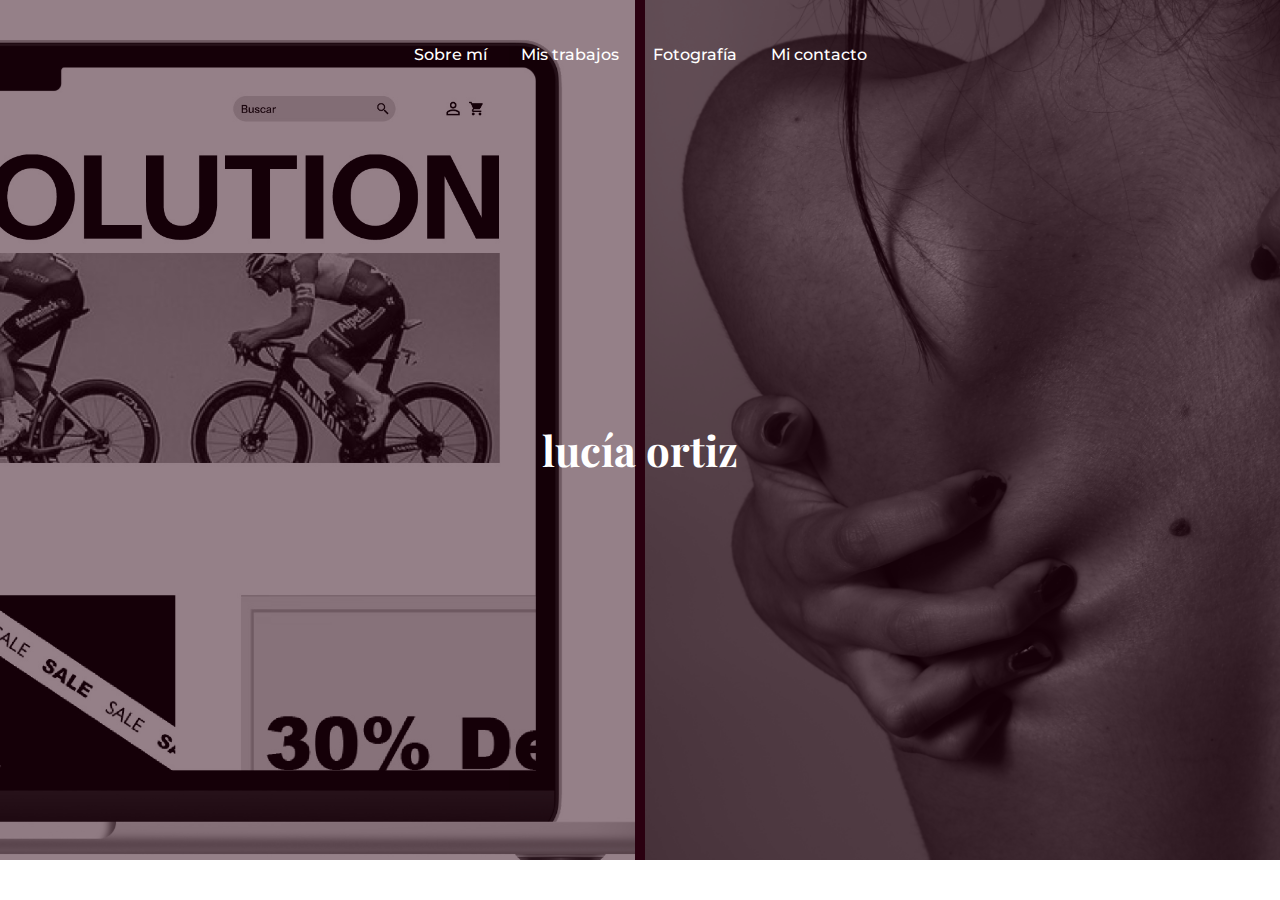
<file: index.html>
<!DOCTYPE html>
<html lang="es">
<head>
  <meta charset="UTF-8" />
  <meta name="viewport" content="width=device-width, initial-scale=1.0"/>
  <title>Portfolio - Lucía Ortiz</title>
  <link rel="stylesheet" href="main.css" />
  <link href="https://fonts.googleapis.com/css2?family=Montserrat:wght@500;700&family=Playfair+Display:wght@400;700&display=swap" rel="stylesheet">
</head>
<body>

  <!-- Menu de navegación -->
<nav class="menu">
    <ul>
        
      <li><a href="sobre-mi.html">Sobre mí</a></li>
      <li><a href="mis-trabajos.html">Mis trabajos</a></li>
      <li><a href="fotografia.html">Fotografía</a></li>
      <li><a href="mi-contacto.html">Mi contacto</a></li>
    </ul>
  </nav>

  <!-- Carrusel de fondo horizontal -->
  <div class="background-carousel">
    <div class="carousel-track">
      <img src="images/inicio (h).png" alt="Imagen 1" />
      <img src="images/principito portada.png" alt="Imagen 2" />
      <img src="images/blanco y negro portada.png" alt="Imagen 3" />
      <img src="images/bici 3 portada.png" alt="Imagen 4" />
      <!-- duplicadas para loop continuo -->
      <img src="images/inicio (h).png" alt="Imagen 1" />
      <img src="images/principito portada.png" alt="Imagen 2" />
      <img src="images/blanco y negro portada.png" alt="Imagen 3" />
      <img src="images/bici 3 portada.png" alt="Imagen 4" />
    </div>
  </div>

  <!-- Título central -->
  <section class="hero">
    <h1 class="portfolio-title">lucía ortiz</h1>
  </section>

  <div class="bottom-marquee">
  <div class="marquee-track">
    <span>Mi Portfolio - Diseñadora Gráfica</span>
    <span>Mi Portfolio - Diseñadora Gráfica</span>
    <span>Mi Portfolio - Diseñadora Gráfica</span>
    <span>Mi Portfolio - Diseñadora Gráfica</span>
    <span>Mi Portfolio - Diseñadora Gráfica</span>
  </div>
</div>

</body>
</html>
</file>
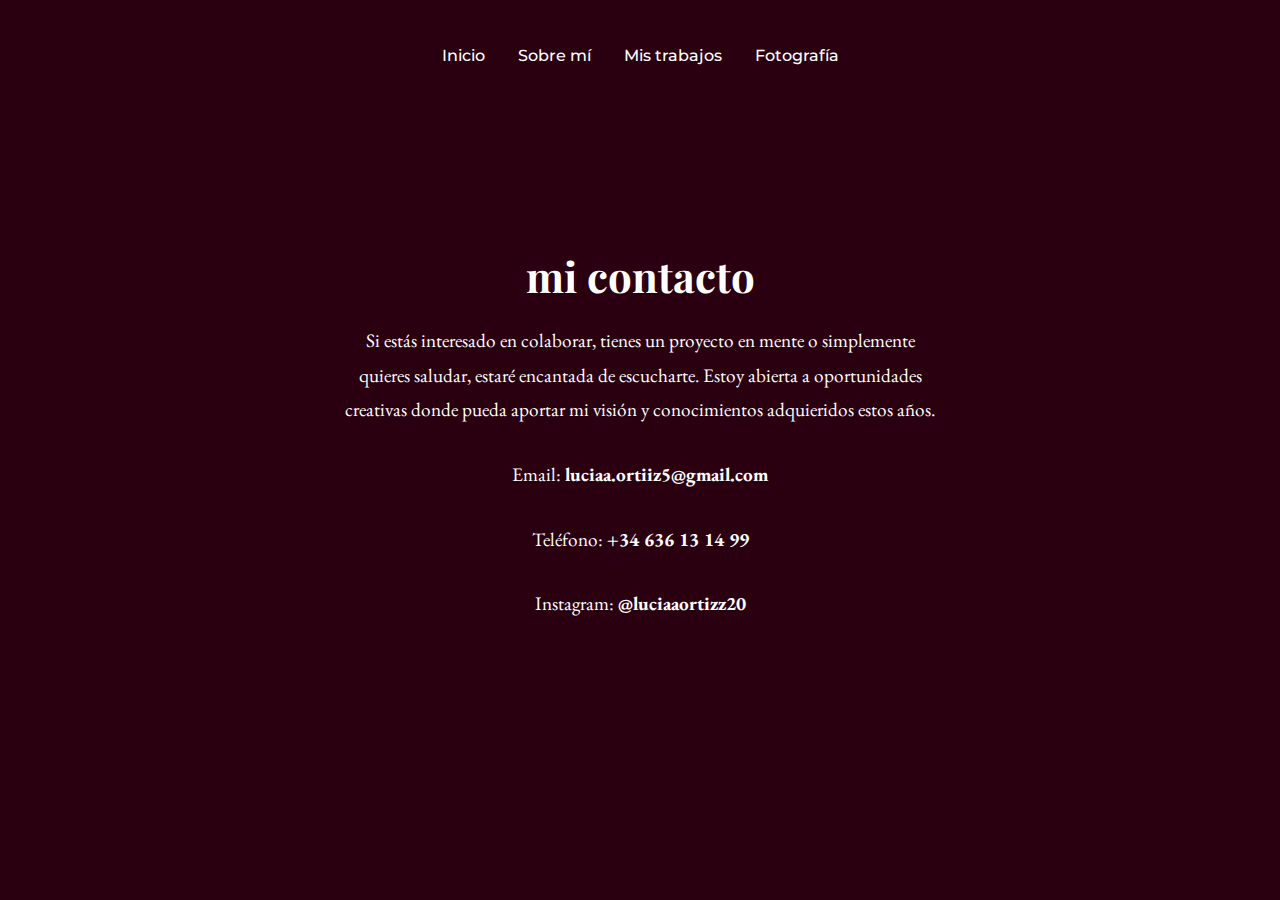
<file: mi-contacto.html>
<!DOCTYPE html>
<html lang="es">
<head>
  <meta charset="UTF-8" />
  <title>Mi contacto</title>
  <link rel="stylesheet" href="main.css" />
  <link href="https://fonts.googleapis.com/css2?family=Playfair+Display&family=EB+Garamond&display=swap" rel="stylesheet" />
  <link href="https://fonts.googleapis.com/css2?family=Montserrat:wght@400;500;600&display=swap" rel="stylesheet">
  <style>
  </style>
</head>
<body>
   <!-- Menu de navegación -->
<nav class="menu">
  <ul>
    <li><a href="index.html">Inicio</a></li>
    <li><a href="sobre-mi.html">Sobre mí</a></li>
    <li><a href="mis-trabajos.html">Mis trabajos</a></li>
    <li><a href="fotografia.html">Fotografía</a></li>
    
  </ul>
</nav>
    

  <div class="imagen-fondo"></div>

  <div class="contenido-contacto">
    <h1>mi contacto</h1>
    <p>Si estás interesado en colaborar, tienes un proyecto en mente o simplemente quieres saludar, estaré encantada de escucharte. Estoy abierta a oportunidades creativas donde pueda aportar mi visión y conocimientos adquieridos estos años.</p>
    
    <div class="contact-info">
        <p>Email: <strong>luciaa.ortiiz5@gmail.com</strong></p>
        <p>Teléfono: <strong>+34 636 13 14 99</strong></p>
        <p>Instagram: <strong>@luciaaortizz20</strong></p>
      </div>
  </div>

</body>
</html>
</file>
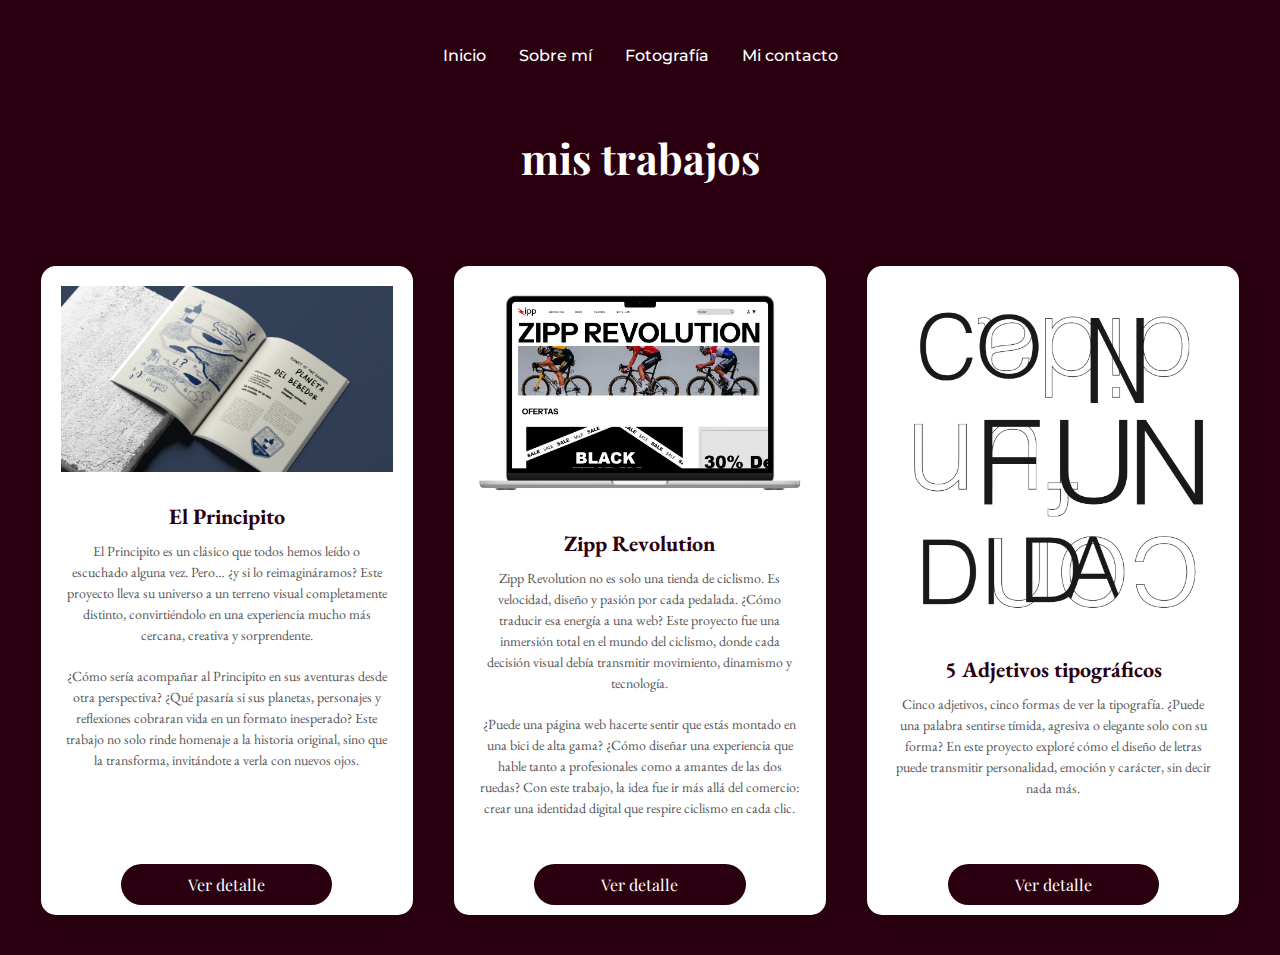
<file: mis-trabajos.html>
<!DOCTYPE html>
<html lang="es">
<head>
    <meta charset="UTF-8">
    <title>Mis trabajos</title>
    <link rel="stylesheet" href="main.css">
    <link href="https://fonts.googleapis.com/css2?family=Playfair+Display&family=EB+Garamond&display=swap" rel="stylesheet">
    <link href="https://fonts.googleapis.com/css2?family=Montserrat:wght@400;500;600&display=swap" rel="stylesheet">
</head>
<body>
     <!-- Menu de navegación -->
<nav class="menu">
    <ul>
        
      <li><a href="index.html">Inicio</a></li>
      <li><a href="sobre-mi.html">Sobre mí</a></li>
      <li><a href="fotografia.html">Fotografía</a></li>
      <li><a href="mi-contacto.html">Mi contacto</a></li>
    </ul>
  </nav>
        <!-- Título de la página "Mis trabajos" -->
        <section class="hero-mis-trabajos">
            <h1 class="titulo-principal">Mis trabajos</h1>
        </section>
    
        <!-- Sección de los trabajos -->
        <section class="contenido-trabajos">
            <div class="trabajo trabajo-pequena"> 
                <div class="imagen-trabajo">
                    <img src="images/mock up 2 copia.png" alt="Trabajo 1">
                </div>
                <div class="contenido-texto">
                    <h2>El Principito</h2>
                    <p>El Principito es un clásico que todos hemos leído o escuchado alguna vez. Pero… ¿y si lo reimagináramos? Este proyecto lleva su universo a un terreno visual completamente distinto, convirtiéndolo en una experiencia mucho más cercana, creativa y sorprendente.
                    </p>
                    <p>¿Cómo sería acompañar al Principito en sus aventuras desde otra perspectiva? ¿Qué pasaría si sus planetas, personajes y reflexiones cobraran vida en un formato inesperado? Este trabajo no solo rinde homenaje a la historia original, sino que la transforma, invitándote a verla con nuevos ojos.
                    </p>
                </div>
                <a href="trabajo1-detalle.html" class="boton-detalle">Ver detalle</a>
            </div>
        
            <div class="trabajo trabajo-pequena"> 
                <div class="imagen-trabajo">
                    <img src="images/bici 3.png" alt="Trabajo 2">
                </div>
                <div class="contenido-texto">
                    <h2>Zipp Revolution</h2>
                    <p>Zipp Revolution no es solo una tienda de ciclismo. Es velocidad, diseño y pasión por cada pedalada. ¿Cómo traducir esa energía a una web? Este proyecto fue una inmersión total en el mundo del ciclismo, donde cada decisión visual debía transmitir movimiento, dinamismo y tecnología.</p>
                    <p>¿Puede una página web hacerte sentir que estás montado en una bici de alta gama? ¿Cómo diseñar una experiencia que hable tanto a profesionales como a amantes de las dos ruedas? Con este trabajo, la idea fue ir más allá del comercio: crear una identidad digital que respire ciclismo en cada clic.</p>
                </div>
                <a href="trabajo2-detalle.html" class="boton-detalle">Ver detalle</a>
            </div>
    
            <div class="trabajo">
                <div class="imagen-trabajo">
                    <img src="images/tipo 4.png" alt="Trabajo 3">
                </div>
                <div class="contenido-texto">
                    <h2>5 Adjetivos tipográficos</h2>
                    <p>Cinco adjetivos, cinco formas de ver la tipografía. ¿Puede una palabra sentirse tímida, agresiva o elegante solo con su forma? En este proyecto exploré cómo el diseño de letras puede transmitir personalidad, emoción y carácter, sin decir nada más.</p>
                </div>
                <a href="trabajo3-detalle.html" class="boton-detalle">Ver detalle</a>
            </div>
        </section>
</body>
</html>
</file>
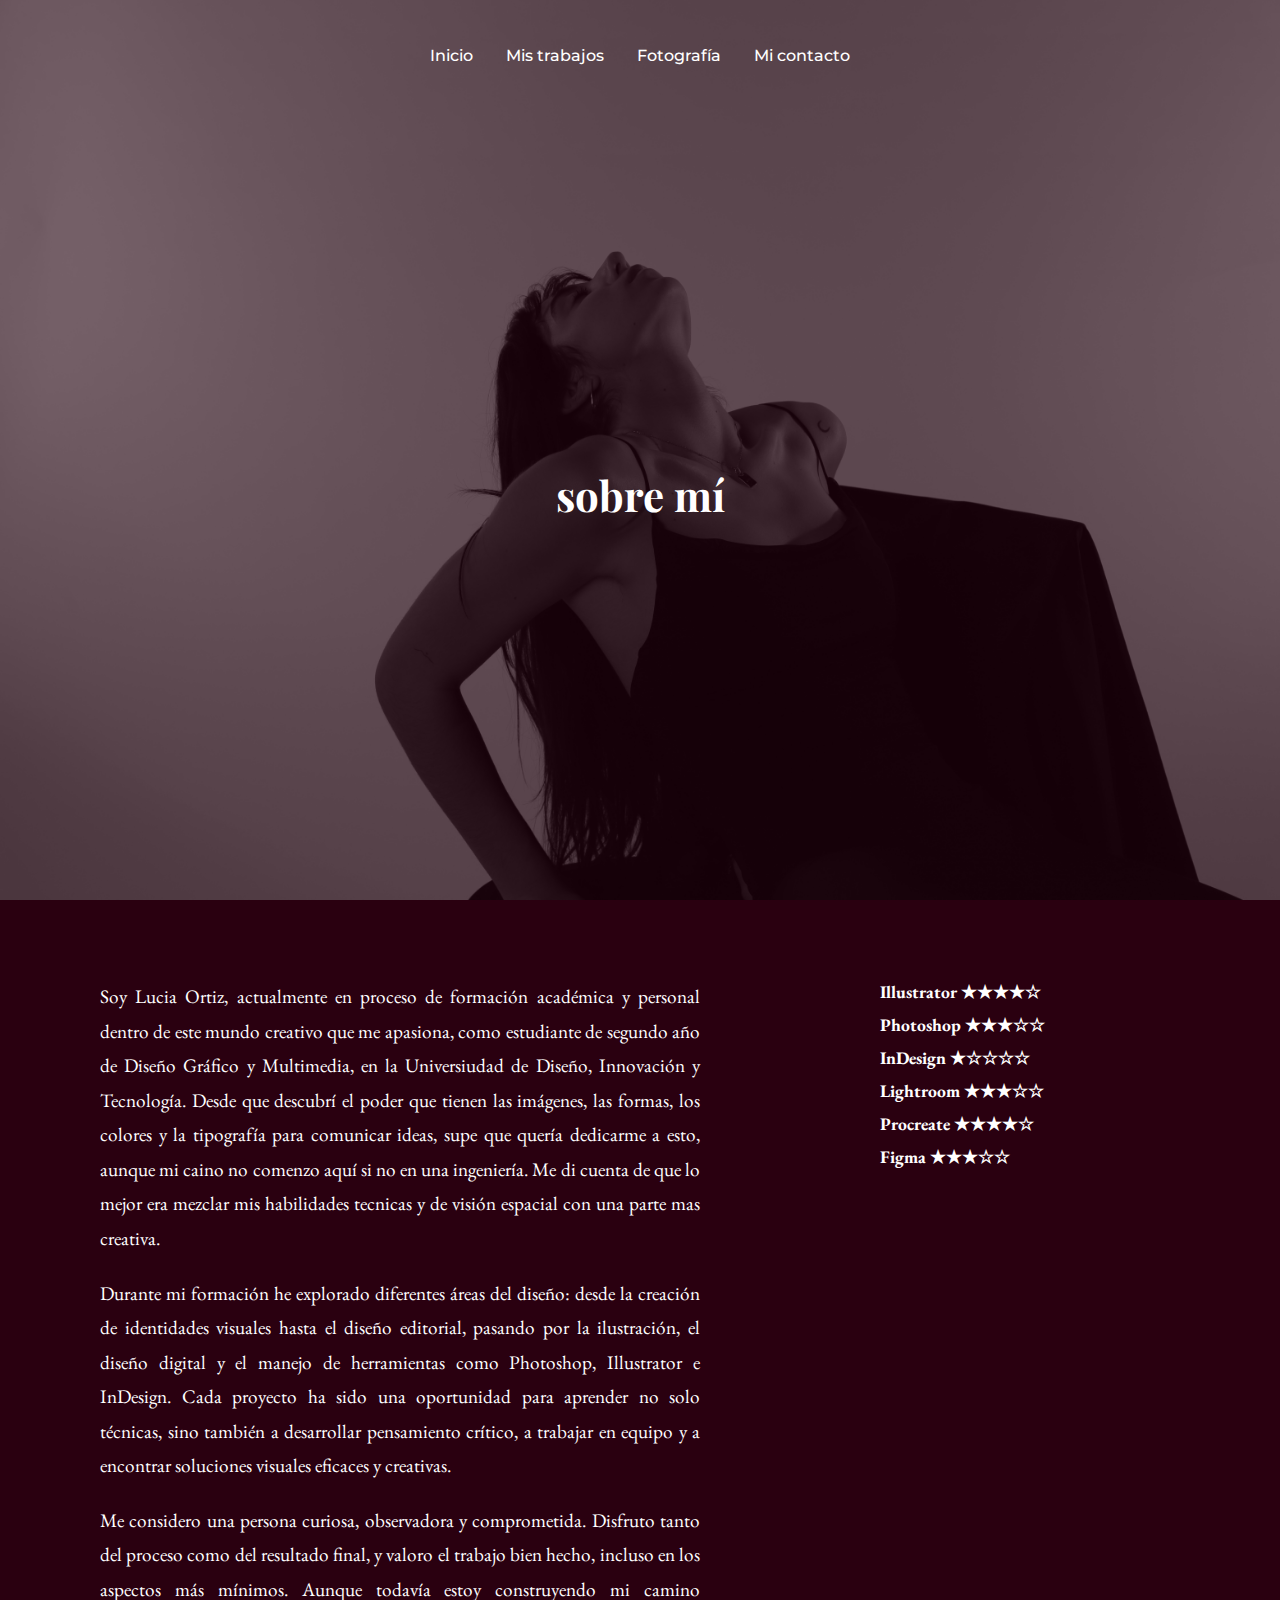
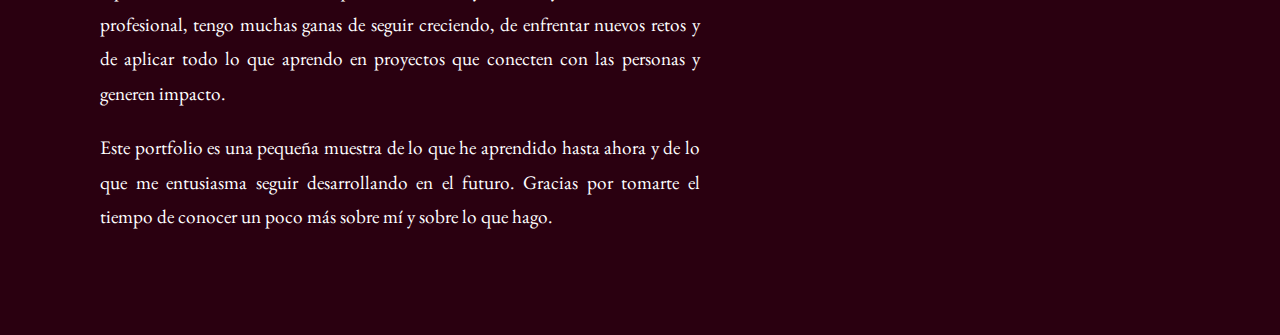
<file: sobre-mi.html>
<!DOCTYPE html>
  <html lang="es">
  <head>
    <meta charset="UTF-8">
    <title>Sobre mí</title>
    <link rel="stylesheet" href="main.css">
    <link href="https://fonts.googleapis.com/css2?family=Playfair+Display&family=EB+Garamond&display=swap" rel="stylesheet">
    <link href="https://fonts.googleapis.com/css2?family=EB+Garamond&display=swap" rel="stylesheet">
    <link href="https://fonts.googleapis.com/css2?family=Montserrat:wght@400;500;600&display=swap" rel="stylesheet">
  </head>
  <body>
    <!-- Menu de navegación -->
<nav class="menu">
  <ul>
    <li><a href="index.html">Inicio</a></li>
    <li><a href="mis-trabajos.html">Mis trabajos</a></li>
    <li><a href="fotografia.html">Fotografía</a></li>
    <li><a href="mi-contacto.html">Mi contacto</a></li>
  </ul>
</nav>
  
    <!-- Sección de portada con fondo -->
    <section class="hero-sobre-mi">
      <div class="imagen-fondo"></div>
      <img src = "images/sobre mi.png" alt = "Imagen de fondo" class="imagen-fondo">
      <h1 class="titulo-principal">sobre mí</h1>
    </section>
  
    <!-- Sección scrollable -->
    <section class="contenido-scroll">
      <div class="texto">
        <p>
          Soy Lucia Ortiz, actualmente en proceso de formación académica y personal dentro de este mundo creativo que me apasiona, como estudiante de segundo año de Diseño Gráfico y Multimedia, en la Universiudad de Diseño, Innovación y Tecnología. Desde que descubrí el poder que tienen las imágenes, las formas, los colores y la tipografía para comunicar ideas, supe que quería dedicarme a esto, aunque mi caino no comenzo aquí si no en una ingeniería. Me di cuenta de que lo mejor era mezclar mis habilidades tecnicas y de visión espacial con una parte mas creativa. 
        </p>
        <p>
          Durante mi formación he explorado diferentes áreas del diseño: desde la creación de identidades visuales hasta el diseño editorial, pasando por la ilustración, el diseño digital y el manejo de herramientas como Photoshop, Illustrator e InDesign. Cada proyecto ha sido una oportunidad para aprender no solo técnicas, sino también a desarrollar pensamiento crítico, a trabajar en equipo y a encontrar soluciones visuales eficaces y creativas.
        </p>
        <p>
          Me considero una persona curiosa, observadora y comprometida. Disfruto tanto del proceso como del resultado final, y valoro el trabajo bien hecho, incluso en los aspectos más mínimos. Aunque todavía estoy construyendo mi camino profesional, tengo muchas ganas de seguir creciendo, de enfrentar nuevos retos y de aplicar todo lo que aprendo en proyectos que conecten con las personas y generen impacto.
        </p>
        <p>
          Este portfolio es una pequeña muestra de lo que he aprendido hasta ahora y de lo que me entusiasma seguir desarrollando en el futuro. Gracias por tomarte el tiempo de conocer un poco más sobre mí y sobre lo que hago.
        </p>

      </div>
  
      <div class="habilidades">
        <p>Illustrator ★★★★☆</p>
        <p>Photoshop ★★★☆☆</p>
        <p>InDesign ★☆☆☆☆</p>
        <p>Lightroom ★★★☆☆</p>
        <p>Procreate ★★★★☆</p>
        <p>Figma ★★★☆☆</p>
      </div>
    </section>
  
  </body>
  </html>
</file>
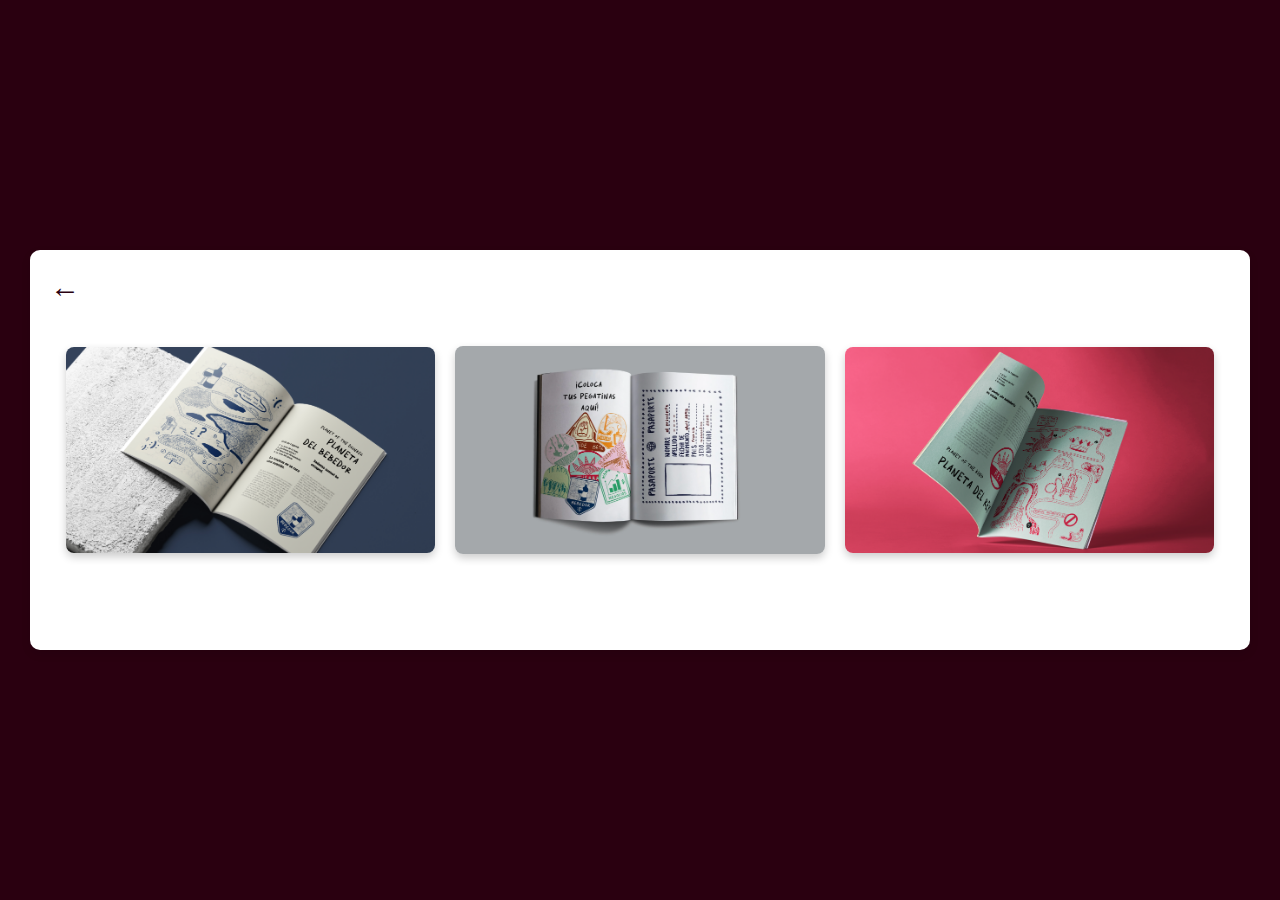
<file: trabajo1-detalle.html>
<!DOCTYPE html>
<html lang="es">
<head>
    <meta charset="UTF-8">
    <meta name="viewport" content="width=device-width, initial-scale=1.0">
    <title>Trabajo 1 Detalle</title>
    <link rel="stylesheet" href="main.css">
</head>
<body>
    <div class="card">
        <!-- Botón de volver con una flecha visible -->
        <button class="btn-back" onclick="window.history.back()">&#8592;</button>
        
        <!-- Contenedor de las imágenes -->
        <div class="image-container">
            <img src="images/mock up 2 copia.png" alt="Imagen 1">
            <img src="images/mock up 3 copia.png" alt="Imagen 2">
            <img src="images/mock up 4 copia.png" alt="Imagen 3">
        </div>
    </div>
</body>
<style> 

    body {
        margin: 0;
        font-family: 'Arial', sans-serif;
        background-color: #2a0010; 
        display: flex;
        justify-content: center;
        align-items: center;
        height: 100vh;
    }
    
    /* Estilo de la tarjeta blanca*/
    .card {
    background-color: white;
    width: 6000px;     
    height: 400px;     
    padding: 50px;
    border-radius: 10px;
    margin-left: 30px;
    margin-right: 30px;
    box-shadow: 0 4px 10px rgba(0, 0, 0, 0.1);
    position: relative;
    overflow: hidden;
    display: flex;
    flex-direction: column;
    justify-content: center;
    align-items: center;
}
    
    /* Botón de "Volver"*/
    .btn-back {
        position: absolute;
        top: 20px;
        left: 20px;
        background-color: transparent;
        color: #2a0010;
        border: none;
        font-size: 30px;
        cursor: pointer;
        transition: opacity 0.3s ease;
    }
    
    .btn-back:hover {
        opacity: 0.7;
    }
    
    /* Estilos para las imágenes dispuestas en horizontal */
    .image-container {
        display: flex;
        gap: 20px;  
        justify-content: center;
        align-items: center;
        width: 100%;
    }
    
    .image-container img {
        max-width: 33%;  
        height: auto;
        border-radius: 8px;
        box-shadow: 0 4px 8px rgba(0, 0, 0, 0.2);
    }
    
    .image-container img:hover {
        transform: scale(1.05);
    }
</style>
</html>
</file>
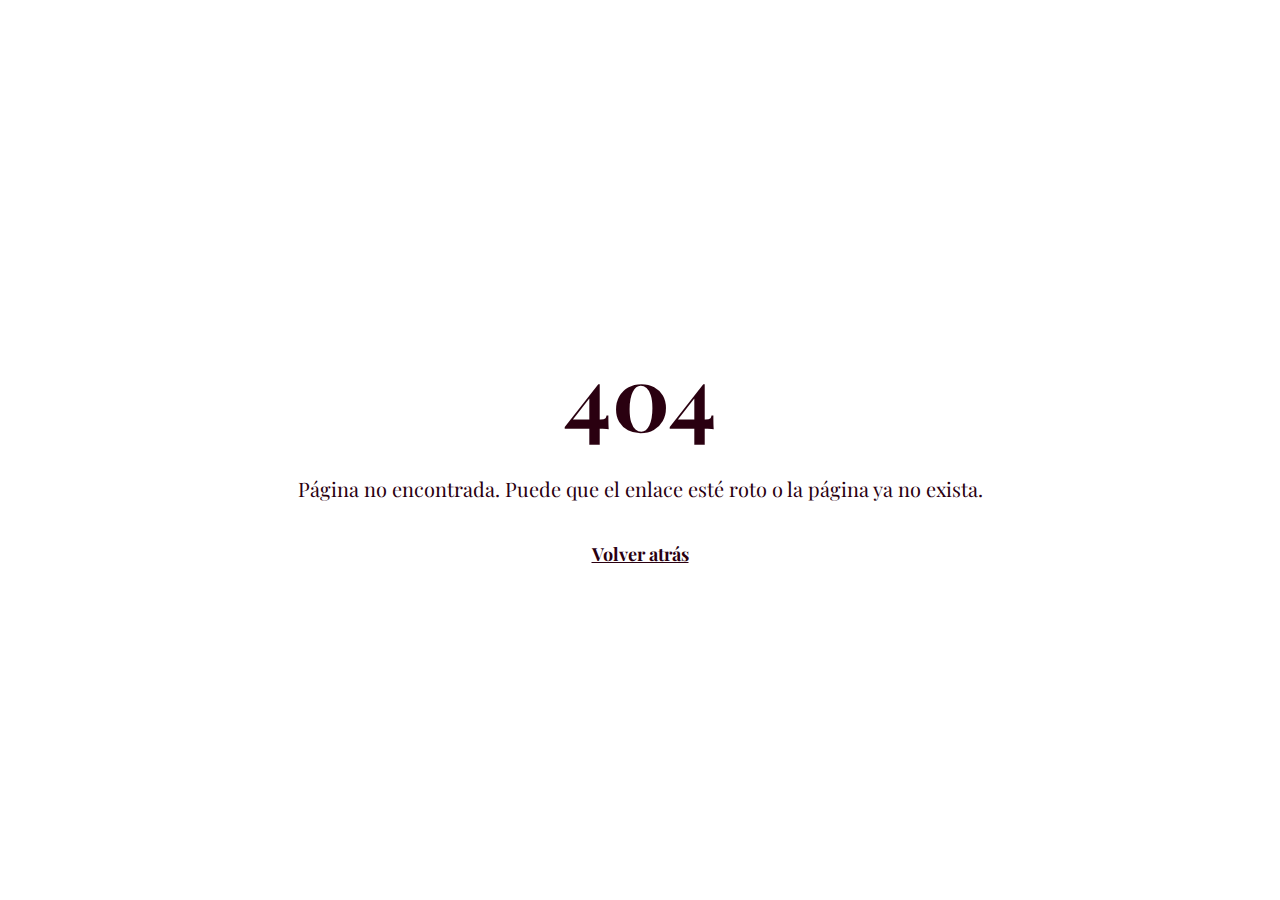
<file: trabajo3-detalle.html>
<!DOCTYPE html>
<html lang="es">
<head>
  <meta charset="UTF-8">
  <title>Error 404</title>
  <link rel="stylesheet" href="main.css">
  <link href="https://fonts.googleapis.com/css2?family=Playfair+Display&display=swap" rel="stylesheet">
</head>
<body class="error-404">
  <h1>404</h1>
  <p>Página no encontrada. Puede que el enlace esté roto o la página ya no exista.</p>
  <a class="volver-inicio" href="mis-trabajos.html">Volver atrás</a>
</body>
</html>
</file>
<file: main.css>
* {
  margin: 0;
  padding: 0;
  box-sizing: border-box;
}

body {
  font-family: 'Montserrat', sans-serif;
  background-color: #2a0010; 
  color: #fff;
  /*overflow: hidden;*/
}

/* Menu de navegación */
.menu {
  position: absolute;
  top: 30px; 
  left: 0;
  right: 0;
  text-align: center;
  z-index: 100;
  background-color: transparent;
  padding: 15px 0;
}

.menu ul {
  list-style: none;
  margin: 0;
  padding: 0;
}

.menu ul li {
  display: inline-block;
  margin-right: 30px;
}

.menu ul li:last-child {
  margin-right: 0;
}

.menu a {
  text-decoration: none;
  color: white;
  font-size: 16px;
  font-family: 'Montserrat', sans-serif;
  font-weight: 500;
}

.menu a:hover {
  color: white;
  border-bottom: 2px solid white;
}


/* Título en el centro */
.hero {
  position: absolute;
  top: 50%;
  left: 50%;
  transform: translate(-50%, -50%);
  z-index: 20;
  text-align: center;
}

.portfolio-title {
  font-family: 'Playfair Display', serif;
  font-size: 42px;
  font-weight: bold;
  color: white;
  text-transform: lowercase;
}

/* Carrusel de fondo horizontal con imágenes horizontales */
.background-carousel {
  position: absolute;
  top: 0; 
  left: 0;
  width: 100%;
  height: 100vh; 
  overflow: hidden;
  z-index: 1;
  display: flex;
  justify-content: center;
}

.carousel-track {
  display: flex;
  gap: 10px; 
  animation: scroll-horizontal 40s linear infinite;
  opacity: 0.50;
}

.carousel-track img {
  width: 100vw;
  height: 100vh; 
  object-fit: cover;
  border-radius: 0;
}

/* Animación horizontal continua */
@keyframes scroll-horizontal {
  0% {
    transform: translateX(0);
  }
  100% {
    transform: translateX(-50%);
  }
}

.bottom-marquee {
  position: fixed;
  bottom: 0;
  width: 100%;
  background-color: white;
  overflow: hidden;
  z-index: 30;
  height: 40px;
  display: flex;
  align-items: center;
}

.marquee-track {
  display: flex;
  animation: scroll-text 25s linear infinite;
  white-space: nowrap;
  gap: 80px; 
  padding-left: 100%;
}

.marquee-track span {
  font-family: 'Montserrat', sans-serif; 
  font-size: 14px;
  font-weight: 500;
  color: #2a0010; 
}

/* Animación */
@keyframes scroll-text {
  0% {
    transform: translateX(0);
  }
  100% {
    transform: translateX(-100%);
  }
}

/* Estilos para la sección "Sobre mí" */
body, html {
  margin: 0;
  padding: 0;
  font-family: 'EB Garamond', serif;
  background-color: #2a0010;
  color: white;
  overflow-x: hidden;
}

/* Imagen de fondo */
.hero-sobre-mi {
  height: 100vh;
  position: relative;
  display: flex;
  align-items: center;
  justify-content: center;
  overflow: hidden;  
}

.imagen-fondo {
  position: absolute;
  top: 0;
  left: 0;
  width: 100%;
  height: 100%;
  background-size: cover;
  background-position: center;
  opacity: 0.5;
  z-index: 0;
}

.titulo-principal {
  font-family: 'Playfair Display', serif;
  font-size: 42px;
  position: relative;
  z-index: 1;
  text-transform: lowercase;
}


/* Sección con scroll */
.contenido-scroll {
  display: flex;
  justify-content: space-between;
  align-items: flex-start;
  gap: 180px;
  padding: 80px 60px;
  max-width: 1200px;
  margin: 0 auto;
  background-color: #2a0010;
  flex-wrap: wrap;
}

.texto {
  flex: 2;
  font-size: 1.2rem;
  line-height: 1.8;
  text-align: justify;
  font-family: 'EB Garamond', serif;
}
.texto p {
  margin-bottom: 20px;
}

.habilidades {
  flex: 1;
  font-size: 1.1rem;
  font-family: 'EB Garamond', serif;
  font-weight: bold;
  display: flex;
  flex-direction: column;
  gap: 10px;
}

/* Página de "Mis trabajos" */

/* Título "Mis trabajos" */
.hero-mis-trabajos {
  background-color: #2a0010;
  padding: 40px 0 20px 0; 
  text-align: center;
}

.titulo-principal {
  font-family: 'Playfair Display', serif;
  font-size: 42px;
  color: white;
  text-transform: lowercase;
  margin-top: 90px; 
}

/* Sección de los trabajos */
.contenido-trabajos {
  display: flex;
  flex-wrap: wrap;
  justify-content: space-around; 
  padding: 20px;
  background-color: #2a0010; 
  margin-top: 20px;
}

/* Estilo general de las tarjetas */
.trabajo {
  background-color: #ffffff;
  margin: 20px;
  width: 30%; 
  border-radius: 15px; 
  color: #2a0010;
  box-shadow: 0 4px 16px rgba(0, 0, 0, 0.1); 
  display: flex;
  flex-direction: column;
  overflow: hidden;
  padding: 10px;
  transition: transform 0.3s ease, box-shadow 0.3s ease;
}

.trabajo:hover {
  transform: translateY(-10px); 
  box-shadow: 0 8px 24px rgba(0, 0, 0, 0.2); 
}

.imagen-trabajo img {
  width: 100%;
  height: auto; 
  object-fit: contain; 
  padding: 10px; 
  border-top-left-radius: 8px; 
  border-top-right-radius: 8px; 
}

.contenido-texto {
  padding: 15px; 
  text-align: center; 
  flex-grow: 1;
}

.trabajo h2 {
  font-family: 'EB Garamond', serif;
  font-size: 22px;
  margin-bottom: 10px;
}

.trabajo p {
  font-family: 'EB Garamond', serif;
  font-size: 14px;
  line-height: 1.5;
  margin-bottom: 20px;
  color: #555; 
}

.trabajo-pequena {
  height: auto; 
}

.boton-detalle {
  position: relative;
  background-color: #2a0010;
  color: white;
  font-family: 'Playfair Display', serif;
  font-size: 16px;
  padding: 10px 20px;
  text-align: center;
  text-decoration: none;
  border: none;
  border-radius: 50px; 
  transition: background-color 0.3s ease, transform 0.2s ease;
  width: 60%;
  margin: 10px auto 0; 
}

.boton-detalle:hover {
  background-color: #4a0020;
  transform: scale(1.1);
  cursor: pointer;
}

@media (max-width: 768px) {
  .trabajo {
    width: 90%; 
    min-height: auto; 
  }
}

/* Página fotografía */
.titulo-pagina {
  font-family: 'Playfair Display', serif;
  font-size: 42px;
  color: white;
  text-align: center;
  margin-top: 120px;
  text-transform: lowercase;
}

.flecha-volver {
  position: absolute;
  top: 20px;
  left: 20px;
  font-size: 2rem;
  text-decoration: none;
  color: white;
  z-index: 2;
  font-family: 'Playfair Display', serif;
}

.galeria-fotos {
  display: flex;
  flex-wrap: wrap;
  justify-content: center;
  gap: 20px;
  padding: 60px;
  background-color: #2a0010;
}

.foto {
  object-fit: cover;
  border-radius: 10px;
}

/* Tamaños variados */
.foto.pequeña {
  width: 200px;
  height: 200px;
}

.foto.mediana {
  width: 300px;
  height: 300px;
}

.foto.vertical {
  width: 30vw;
  height: 85vh;
  object-fit: cover;
}

.foto.grande {
  width: 90vw;
  height: 80vh;
  max-width: 1000px;
  margin: 20px auto;
}

/* Página de Contacto */


.contenido-contacto {
  position: relative;
  z-index: 1;
  display: flex;
  flex-direction: column;
  align-items: center;
  justify-content: center;
  height: 100vh;
  padding: 40px;
  text-align: center;
  color: white;
  font-family: 'EB Garamond', serif;
}

.contenido-contacto h1 {
  font-family: 'Playfair Display', serif;
  font-size: 42px;
  margin-bottom: 20px;
  text-transform: lowercase;
}

.contenido-contacto p {
  font-size: 1.2rem;
  max-width: 600px;
  margin-bottom: 30px;
  line-height: 1.8;
}

.contact-info {
  font-size: 1.1rem;
  line-height: 2;
}

.contact-info a {
  color: white;
  text-decoration: underline;
}

/* Error 404 */
.error-404 {
  background-color: #ffffff;
  color: #2a0010;
  font-family: 'Playfair Display', serif;
  display: flex;
  flex-direction: column;
  justify-content: center;
  align-items: center;
  height: 100vh;
  text-align: center;
  padding: 40px;
}

.error-404 h1 {
  font-size: 90px;
  margin-bottom: 20px;
}

.error-404 p {
  font-size: 20px;
  margin-bottom: 40px;
}

.volver-inicio {
  font-size: 18px;
  color: #2a0010;
  text-decoration: underline;
  font-weight: bold;
}

.volver-inicio:hover {
  opacity: 0.7;
}
</file>
